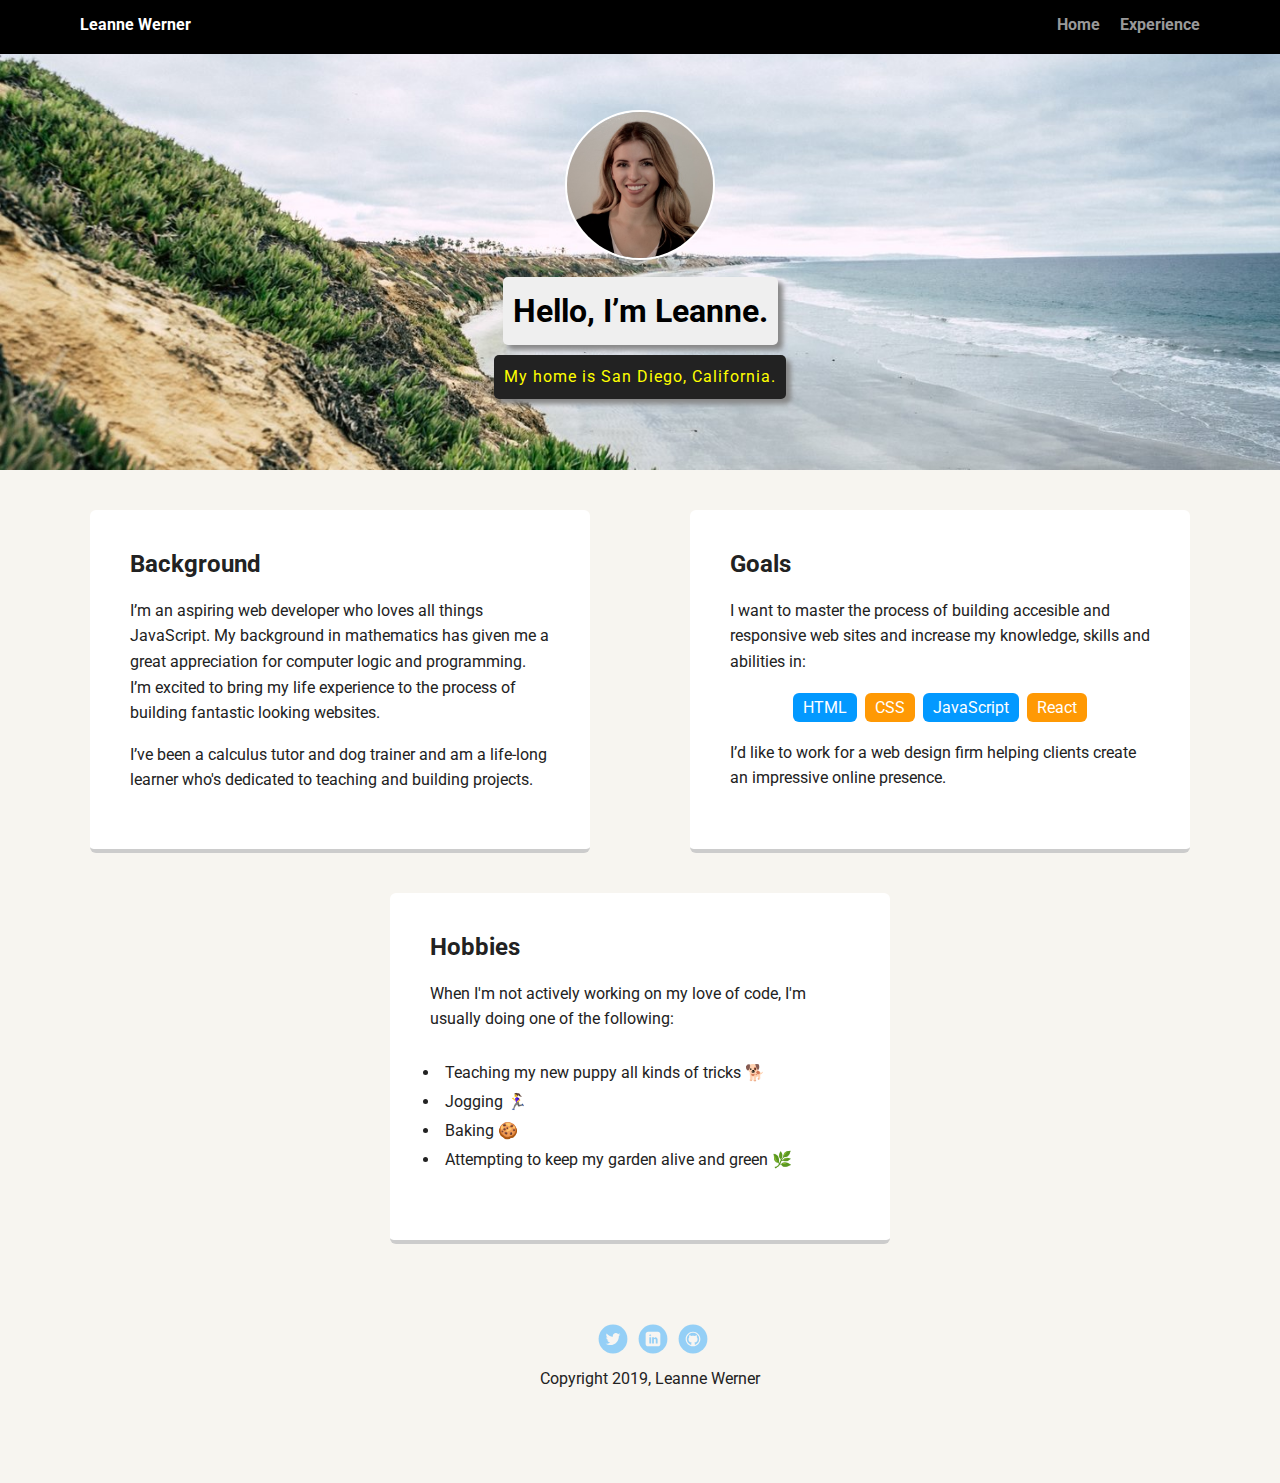
<file: index.html>
<!doctype html>
<html lang="en">
<head>
  <meta charset="utf-8">
  <title>Leanne Werner's Profile</title>
  <meta name="viewport" content="width=device-width, initial-scale=1.0">
  <link rel="stylesheet" href="styles.css">
  <link href="https://fonts.googleapis.com/css?family=Muli%7CRoboto:400,300,500,700,900" rel="stylesheet"></head>
  <body>

    <div class="main-nav">
        <ul class="nav">
          <li class="name">Leanne Werner</li>
          <li><a href="index.html">Home</a></li>
          <li><a href="experience.html">Experience</a></li>
        </ul>
    </div>

    <header>
      <img src="images/mephoto.jpg" alt="Photo of Leanne Pepper Werner" class="profile-image">
      <h1 class="tag name">Hello, I’m Leanne.</h1>
      <p class="tag location">My home is San Diego, California.</p>
    </header>

    <main class="flex">
      <div class="card">
        <h2>Background</h2>
        <p>I’m an aspiring web developer who loves all things JavaScript. My background in mathematics has given me a great appreciation for computer logic and programming. I’m excited to bring my life experience to the process of building fantastic looking websites.</p>
        <p>I’ve been a calculus tutor and dog trainer and am a life-long learner who's dedicated to teaching and building projects.</p>
      </div> 

      <div class="card">
        <h2>Goals</h2>
        <p>I want to master the process of building accesible and responsive web sites and increase my knowledge, skills and abilities in:</p>
        <ul class="skills">
          <li>HTML</li>
          <li>CSS</li>
          <li>JavaScript</li>
          <li>React</li>
        </ul>
        <p>I’d like to work for a web design firm helping clients create an impressive online presence.</p>
      </div> 
      <div class="card">
        <h2>Hobbies</h2>
        <p>When I'm not actively working on my love of code, I'm usually doing one of the following:</p>
        <ul class="hobbies">
          <li>Teaching my new puppy all kinds of tricks 🐕 </li>
          <li>Jogging 🏃‍♀️</li>
          <li>Baking 🍪</li>
          <li>Attempting to keep my garden alive and green 🌿</li>
        </ul>
      </div>

    </main>
    <footer>
      <ul>
        <li><a href="https://twitter.com/leannepepper1" class="social twitter">Twitter</a></li>
        <li><a href="https://www.linkedin.com/in/leanne-werner-19813a121/" class="social linkedin">LinkedIn</a></li>
        <li><a href="https://github.com/leannepepper" class="social github">Github</a></li>
      </ul>
      <p class="copyright">Copyright 2019, Leanne Werner</p>
    </footer>
  </body>
  </html>
</file>
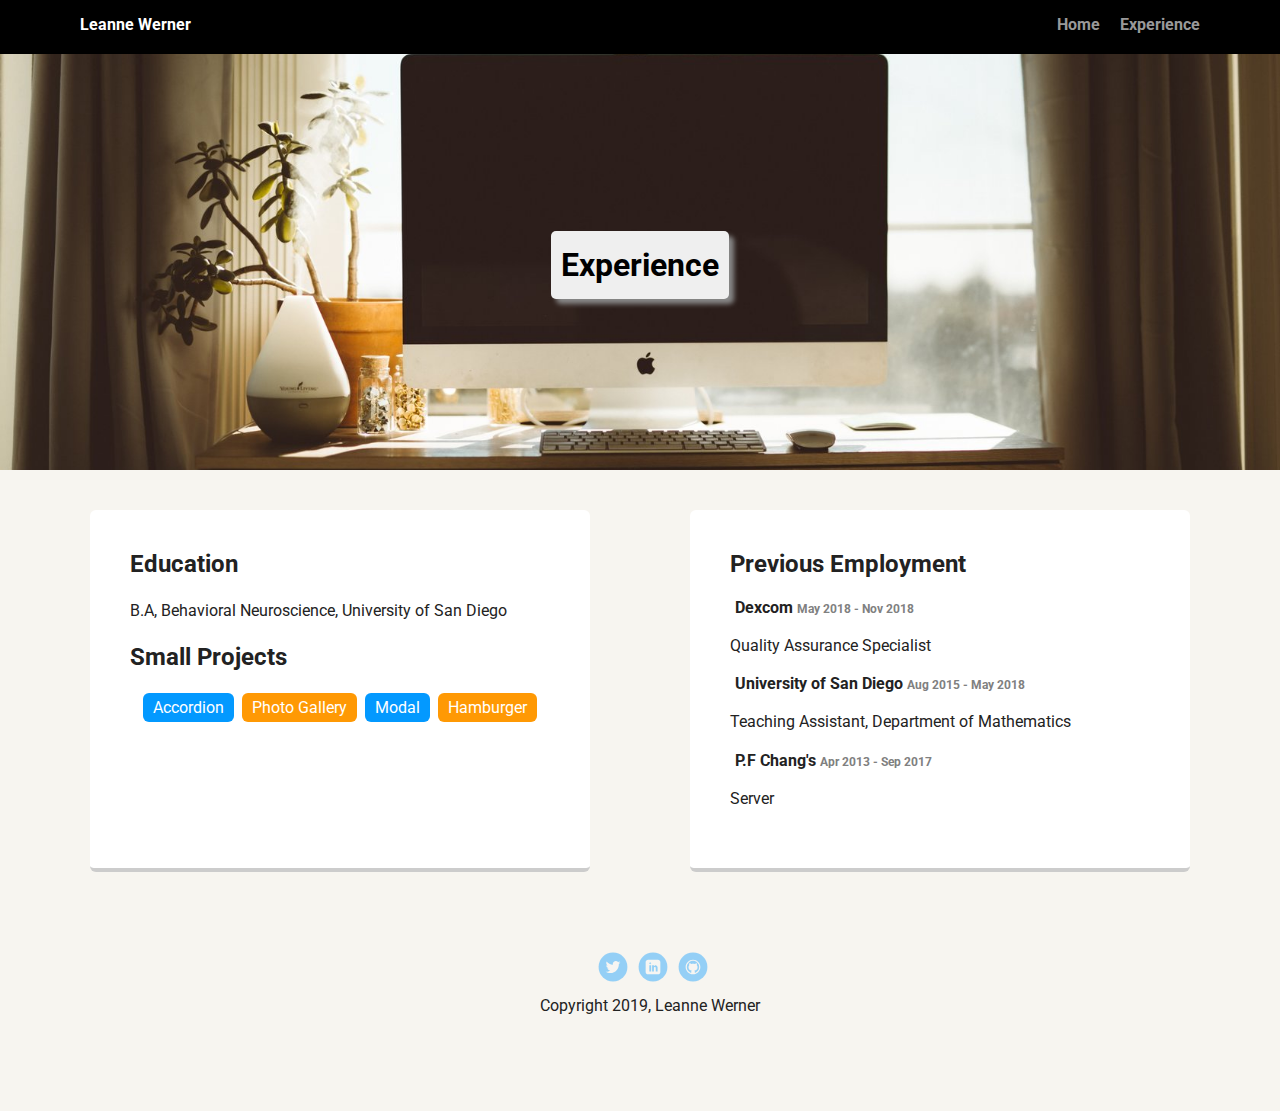
<file: experience.html>
<!doctype html>
<html lang="en">
<head>
  <meta charset="utf-8">
  <title>Leanne Werner's Resume</title>
  <meta name="viewport" content="width=device-width, initial-scale=1.0">
  <link rel="stylesheet" href="experience.css">
  <link href="https://fonts.googleapis.com/css?family=Muli%7CRoboto:400,300,500,700,900" rel="stylesheet"></head>
  <body>

    <div class="main-nav">
        <ul class="nav">
          <li class="name">Leanne Werner</li>
          <li><a href="index.html">Home</a></li>
          <li><a href="experience.html">Experience</a></li>
        </ul>
    </div>

    <header>
      <h1 class="experience">Experience</h1>
    </header>
    <main class="flex">
            <div class="card">
                <h2>Education</h2>
                <p>B.A, Behavioral Neuroscience, University of San Diego </p>
                <h2 class="small-projects">Small Projects</h2>
                <ul class="skills">
                    <li>
                        <a href="https://codepen.io/LeannePepper/pen/wRGdax">Accordion</a>
                    </li>
                    <li>
                         <a href="https://codepen.io/LeannePepper/pen/MZmoZx">Photo Gallery</a>
                    </li>
                    <li>
                        <a href="https://codepen.io/LeannePepper/pen/BvWxgB">Modal</a>
                    </li>
                    <li>
                         <a href="https://codepen.io/LeannePepper/pen/aQMbpX">Hamburger</a>
                    </li>
                </ul>
            </div>
            <div class="card">
                <h2>Previous Employment</h2>
                <ul class="previous-employment-ul">
                    <li>
                        <h4>Dexcom
                            <span class="employment-dates">May 2018 - Nov 2018</span>
                        </h4> 
                        <p class="job-title">Quality Assurance Specialist</p>
                    </li>
                    <li>
                        <h4>University of San Diego
                                <span class="employment-dates">Aug 2015 - May 2018</span>
                        </h4>
                        <p class="job-title">Teaching Assistant, Department of Mathematics</p>
                    </li>
                    <li>
                        <h4>P.F Chang's
                            <span class="employment-dates">Apr 2013 - Sep 2017</span>
                        </h4>
                        <p class="job-title">Server</p>
                    </li>

                </ul>
            </div>
    </main>
    <footer>
      <ul>
        <li><a href="https://twitter.com/leannepepper1" class="social twitter">Twitter</a></li>
        <li><a href="https://www.linkedin.com/in/leanne-werner-19813a121/" class="social linkedin">LinkedIn</a></li>
        <li><a href="https://github.com/leannepepper" class="social github">Github</a></li>
      </ul>
      <p class="copyright">Copyright 2019, Leanne Werner</p>
    </footer>
  </body>
  </html>
</file>
<file: styles.css>
/* Global Layout Set-up */
* { 
  box-sizing: border-box;
}
  
body {
  margin: 0;
  padding: 0;
  text-align: center;
  font-family: 'Roboto', sans-serif;
  color: #222;
  background: #f7f5f0;
}
/* Link Styles */

a {
  text-decoration: none;
  color: #999;
}
a:hover {
  color: #6633ff;
}

/* Section Styles */

.main-nav {
  width: 100%;
  background: black;
  min-height: 30px;
  padding: 10px;
  position: fixed;
  text-align: center;
}
.nav {
  display: flex;
  justify-content: space-around;
  font-weight: 700;
  list-style-type: none;
  margin: 0 auto;
  padding: 0;
}

.nav .name {
    display: block;
    margin-right: auto;
    color: white;
}
.nav li {
  padding: 5px 10px 10px 10px;
}
.nav a {
  transition: all .5s;
}
.nav a:hover {
  color: white
}

header {
  text-align: center;
  background: url('images/rsz_unplashphoto-sandiego.jpg') no-repeat top center ;
  background-size: cover;
  background-position: center; 
  overflow: hidden;
  padding-top: 60px;
}
header {
  line-height: 1.5;
}
header .profile-image {
  margin-top: 50px;
  width: 150px;
  height: 150px;
  border-radius: 50%;
  border: 2px solid white;
  object-fit: cover;
  transition: all .5s;
}
header .profile-image:hover {
  transform: scale(1.2) rotate(5deg);
  
}
.tag {
  background-color: #efefef;
  color: black;
  padding: 10px;
  border-radius: 5px;
  display: table;
  margin: 10px auto;
  box-shadow: 5px 5px 5px #888888;
} 
.location {
  background-color: #222;
  color: yellow;
  letter-spacing: 1px;
}
.card {
  margin: 20px;
  padding: 20px 40px 40px;
  flex: 1 45%;
  max-width: 500px;
  text-align: left;
  background: #fff;
  border-bottom: 4px solid #ccc;
  border-radius: 6px;
  transition: all .5s;
}
.card:hover {
  border-color: #ff99ff;
}

ul.skills {
  padding: 0;
  text-align: center;
}

.skills li {
  border-radius: 6px;
  display: inline-block;
  background: #ff9904;
  color: white;
  padding: 5px 10px;
  margin: 2px;
}

.skills li:nth-child(odd) {
  background: #0399ff;
}
.flex {
  display: flex; 
  flex-wrap: wrap; 
}
.hobbies {
  
   padding: 10px; 
}
.hobbies li {
 
  padding: 5px;  
}

footer {
  width: 100%;
  min-height: 30px;
  padding: 20px 0 40px 20px;
}

footer .copyright {
  top: -8px;
  font-size: .75em;
}

footer ul {
  list-style-type: none;
  margin: 0;
  padding: 0;
}

footer ul li {
  display: inline-block;
}

a.social {
  display: inline-block;
  text-indent: -9999px;
  margin-left: 5px;
  width: 30px;
  height: 30px;
  background-size: 30px 30px;
  opacity: .4;
  transition: all .5s;
}
a.twitter {
  background-image: url(images/twitter.svg);
}
a.linkedin {
  background-image: url(images/linkedin.svg);
}
a.github {
  background-image: url(images/github.svg);
}
a.social:hover {
  opacity: 1;
}
.clearfix {
  clear: both;
}

/* Styles for larger screens */
@media screen and (min-width: 720px) {
  
  .flex {
      display: -ms-flexbox;      /* TWEENER - IE 10 */
      display: flex; 
      max-width: 1200px;
      -ms-flex-pack: distribute;
      justify-content: space-around;
      margin: 0 auto;
  }

  header {
    min-height: 470px;
  }

  .nav {
    max-width: 1200px;
    padding: 0 30px;
  }


  main {
    padding-top: 20px;
  }

  main p {
    line-height: 1.6em;
  }

  footer {
    font-size: 1.3em;
    max-width: 1200px;
    margin: 40px auto;
  }

}
</file>
<file: experience.css>
/* Global Layout Set-up */
* { 
    box-sizing: border-box;
  }
    
  body {
    margin: 0;
    padding: 0;
    text-align: center;
    font-family: 'Roboto', sans-serif;
    color: #222;
    background: #f7f5f0;
  }
  /* Link Styles */
  
  a {
    text-decoration: none;
    color: #999;
  }
  a:hover {
    color: #6633ff;
  }
  
  /* Section Styles */
  
  .main-nav {
    width: 100%;
    background: black;
    min-height: 30px;
    padding: 10px;
    position: fixed;
    text-align: center;
  }
  .nav {
    display: flex;
    justify-content: space-around;
    font-weight: 700;
    list-style-type: none;
    margin: 0 auto;
    padding: 0;
  }
  
  .nav .name {
      display: block;
      margin-right: auto;
      color: white;
  }
  .nav li {
    padding: 5px 10px 10px 10px;
  }
  .nav a {
    transition: all .5s;
  }
  .nav a:hover {
    color: white
  }
  
  header {
    display: flex;
    height: 409px;
    align-items: center;
    background: url('images/rsz_unsplash-experience.jpg') no-repeat top center ;
    background-size: cover;
    background-position: center; 
    overflow: hidden;
    padding-top: 60px;
    
    
  }
  header {
    line-height: 1.5;
  } 
  .experience {
    background-color: #efefef;
    color: black;
    padding: 10px;
    border-radius: 5px;
    display: table;
    margin: 10px auto;
    box-shadow: 5px 5px 5px #888888;
  }
  ul.skills {
    padding: 0;
    text-align: center;
  }
  
  .skills li {
    border-radius: 6px;
    display: inline-block;
    background: #ff9904;
    padding: 5px 10px;
    margin: 2px;
  }
  .skills li a {
      color: white;
  }
  .skills li a:hover {
    text-decoration: underline;
    transition: text-decoration .35s ease-in-out;
  }
  
  .skills li:nth-child(odd) {
    background: #0399ff;
  }

  .previous-employment-ul {
    list-style: none; 
    padding: 0; 
  }
  .employment-dates {
    color: grey;
    font-size: 12px; 
  }
  li h4 {
      margin: 5px;
  }
  job-title {
      margin: 5px;
  }
  .card {
    margin: 20px;
    padding: 20px 40px 40px;
    flex: 1 45%;
    max-width: 500px;
    text-align: left;
    background: #fff;
    border-bottom: 4px solid #ccc;
    border-radius: 6px;
    transition: all .5s;
  }
  .card:hover {
    border-color: #ff99ff;
  }
 
  
  footer {
    width: 100%;
    min-height: 30px;
    padding: 20px 0 40px 20px;
  }
  
  footer .copyright {
    top: -8px;
    font-size: .75em;
  }
  
  footer ul {
    list-style-type: none;
    margin: 0;
    padding: 0;
  }
  
  footer ul li {
    display: inline-block;
  }
  
  a.social {
    display: inline-block;
    text-indent: -9999px;
    margin-left: 5px;
    width: 30px;
    height: 30px;
    background-size: 30px 30px;
    opacity: .4;
    transition: all .5s;
  }
  a.twitter {
    background-image: url(images/twitter.svg);
  }
  a.linkedin {
    background-image: url(images/linkedin.svg);
  }
  a.github {
    background-image: url(images/github.svg);
  }
  a.social:hover {
    opacity: 1;
  }
  .clearfix {
    clear: both;
  }
  
  /* Styles for larger screens */
  @media screen and (min-width: 720px) {
    
    .flex {
        display: -ms-flexbox;      /* TWEENER - IE 10 */
        display: flex; 
        max-width: 1200px;
        -ms-flex-pack: distribute;
        justify-content: space-around;
        margin: 0 auto;
    }
  
    header {
      min-height: 470px;
    }
  
    .nav {
      max-width: 1200px;
      padding: 0 30px;
    }
  
  
    main {
      padding-top: 20px;
    }
  
    main p {
      line-height: 1.6em;
    }
  
    footer {
      font-size: 1.3em;
      max-width: 1200px;
      margin: 40px auto;
    }
  
  }
</file>
